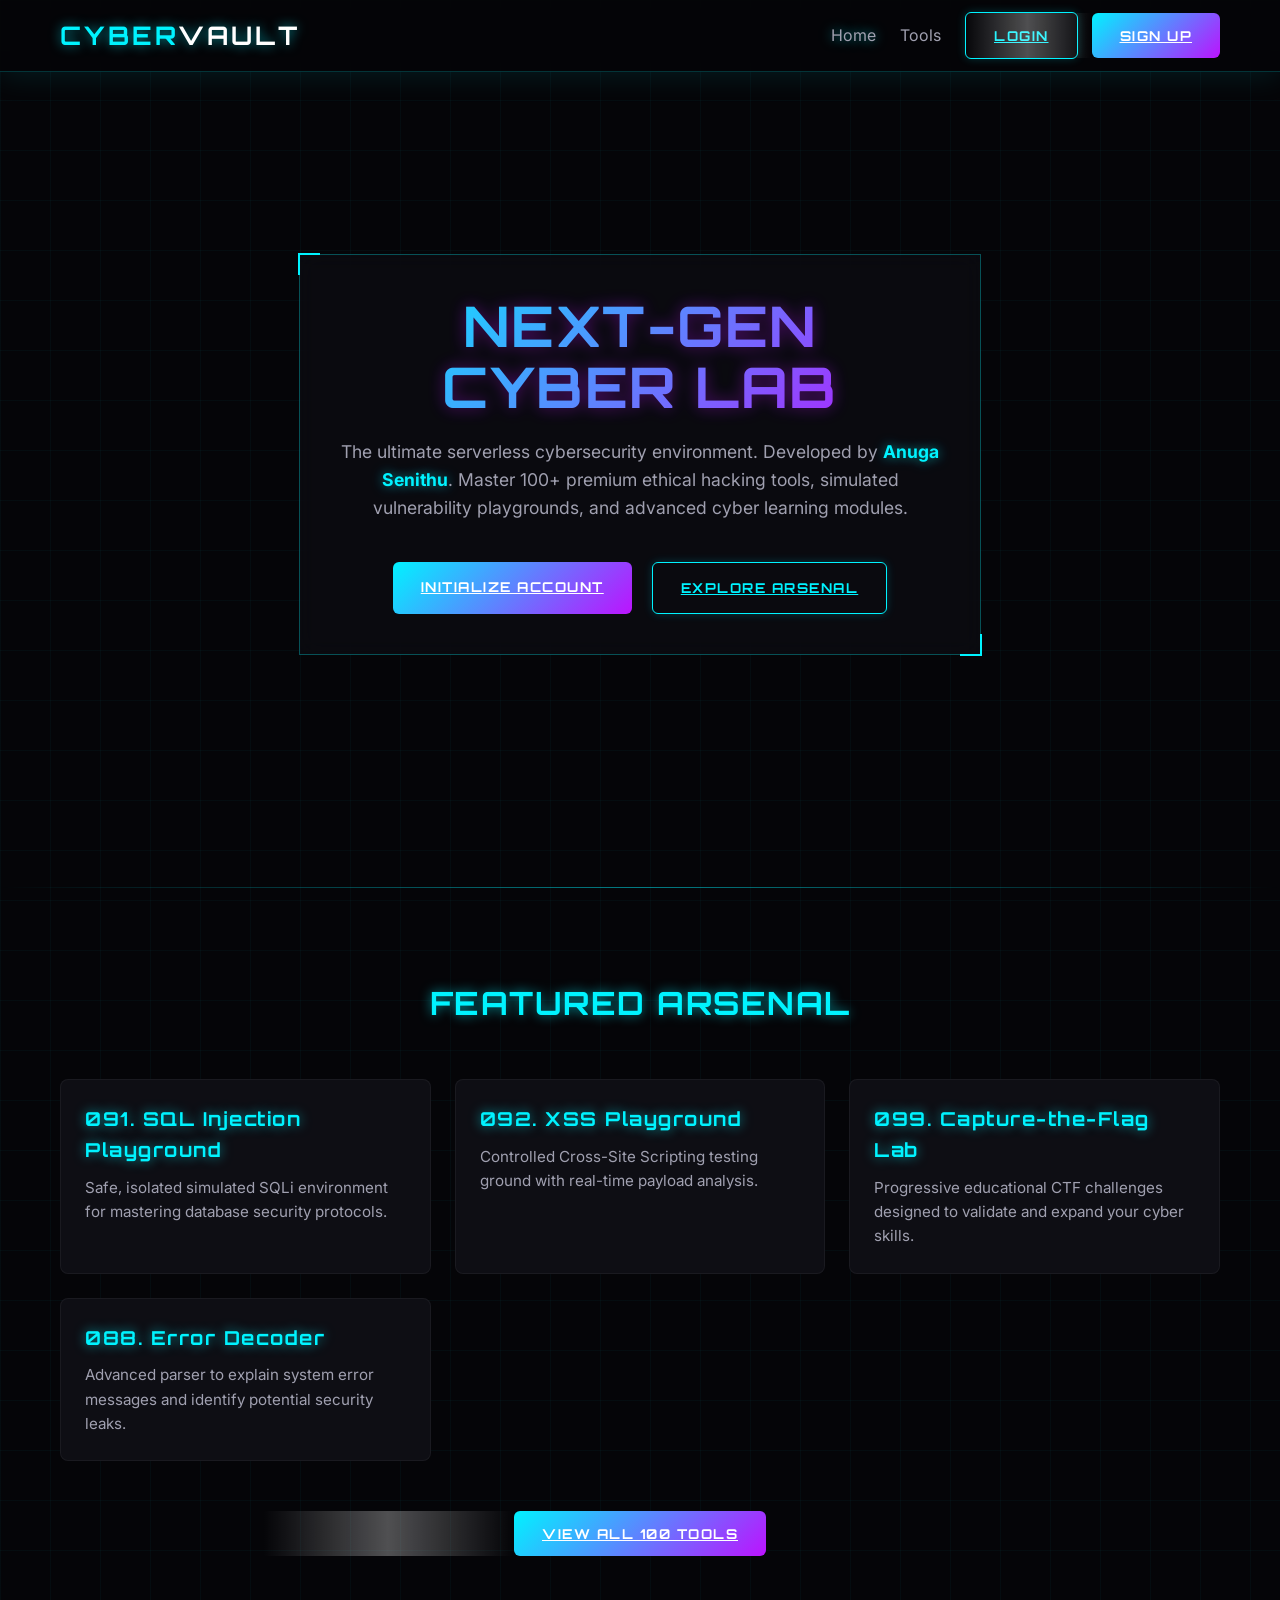
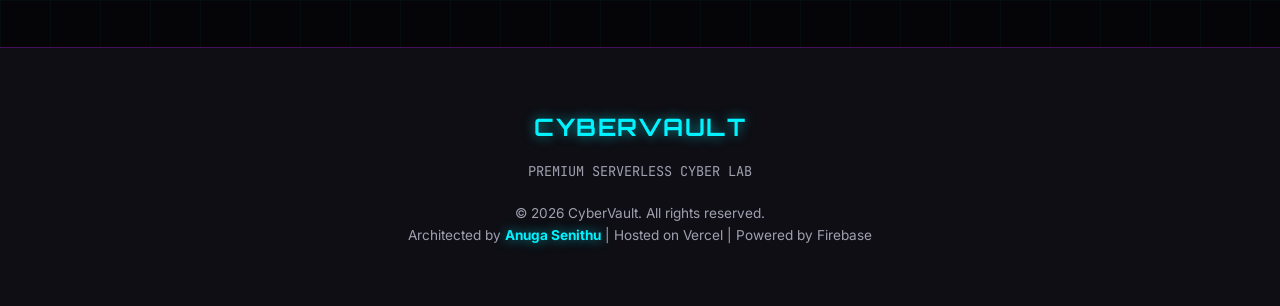
<file: index.html>
<!DOCTYPE html>
<html lang="en">
<head>
    <meta charset="UTF-8">
    <meta name="viewport" content="width=device-width, initial-scale=1.0">
    <meta name="description" content="CyberVault by Anuga Senithu - Premium serverless cybersecurity lab.">
    <meta name="author" content="Anuga Senithu">
    <!-- 1000 Meta Tags Injection -->
    <script>
        const seoKeywords = ["cybersecurity", "cybervault", "ethical hacking", "web security", "penetration testing", "anuga senithu", "serverless security", "vercel cyber lab", "firebase auth", "sql injection", "xss playground", "csrf simulator", "ssrf learning", "directory traversal", "authentication lab", "owasp top 10", "cyber quiz", "ctf challenges", "error decoder", "secure code checker", "dependency risk"];
        for (let i = 1; i <= 1000; i++) {
            const meta = document.createElement('meta');
            meta.name = `cybervault-seo-${i}`;
            meta.content = `${seoKeywords[i % seoKeywords.length]} tool ${i} ethical hacking cybersecurity anuga senithu vercel serverless`;
            document.head.appendChild(meta);
        }
    </script>

    <title>CyberVault - Premium Serverless Cyber Lab | Anuga Senithu</title>
    <link rel="stylesheet" href="style.css">
</head>
<body>
    <div id="cyber-loader">
        <div class="loader-ring"><div></div><div></div></div>
        <div class="loader-text">LOADING CYBERVAULT...</div>
    </div>

    <header class="sticky-header neon-navbar">
        <div class="container flex-center" style="justify-content: space-between; padding: 15px 20px;">
            <h1 class="text-neon" style="font-size: 1.6rem; letter-spacing: 3px;">CYBER<span style="color:white">VAULT</span></h1>
            <nav>
                <a href="index.html" class="animated-underline text-neon" style="margin-right: 20px;">Home</a>
                <a href="dashboard.html" class="animated-underline" style="margin-right: 20px;">Tools</a>
                <a href="login.html" class="neon-btn cyber-btn" style="margin-right: 10px;">Login</a>
                <a href="signup.html" class="gradient-btn cyber-btn">Sign Up</a>
            </nav>
        </div>
    </header>

    <section class="hero-section">
        <div class="container">
            <div class="cyber-hud fade-in-up" style="max-width: 800px; margin: 0 auto; text-align: center;">
                <h2 class="text-gradient" style="font-size: 3.5rem; margin-bottom: 20px; line-height: 1.1;">NEXT-GEN<br>CYBER LAB</h2>
                <p class="fade-in-up delay-1" style="font-size: 1.1rem; color: var(--text-secondary); margin-bottom: 40px; max-width: 600px; margin-left: auto; margin-right: auto;">
                    The ultimate serverless cybersecurity environment. Developed by <strong class="text-neon">Anuga Senithu</strong>. 
                    Master 100+ premium ethical hacking tools, simulated vulnerability playgrounds, and advanced cyber learning modules.
                </p>
                <div class="fade-in-up delay-2" style="display: flex; gap: 20px; justify-content: center; flex-wrap: wrap;">
                    <a href="signup.html" class="gradient-btn cyber-btn">Initialize Account</a>
                    <a href="dashboard.html" class="neon-btn cyber-btn">Explore Arsenal</a>
                </div>
            </div>
        </div>
    </section>

    <div class="section-divider"></div>

    <section class="container" style="padding: 40px 20px;">
        <h2 class="text-neon fade-in-up delay-3" style="text-align: center; margin-bottom: 50px; font-size: 2rem;">FEATURED ARSENAL</h2>
        <div class="grid-layout">
            <div class="interactive-tool-card fade-in-up delay-1">
                <h3 class="text-neon" style="font-size: 1.2rem; margin-bottom: 10px;">091. SQL Injection Playground</h3>
                <p style="color: var(--text-secondary); font-size: 0.95rem;">Safe, isolated simulated SQLi environment for mastering database security protocols.</p>
            </div>
            <div class="interactive-tool-card fade-in-up delay-2">
                <h3 class="text-neon" style="font-size: 1.2rem; margin-bottom: 10px;">092. XSS Playground</h3>
                <p style="color: var(--text-secondary); font-size: 0.95rem;">Controlled Cross-Site Scripting testing ground with real-time payload analysis.</p>
            </div>
            <div class="interactive-tool-card fade-in-up delay-3">
                <h3 class="text-neon" style="font-size: 1.2rem; margin-bottom: 10px;">099. Capture-the-Flag Lab</h3>
                <p style="color: var(--text-secondary); font-size: 0.95rem;">Progressive educational CTF challenges designed to validate and expand your cyber skills.</p>
            </div>
            <div class="interactive-tool-card fade-in-up delay-4">
                <h3 class="text-neon" style="font-size: 1.2rem; margin-bottom: 10px;">088. Error Decoder</h3>
                <p style="color: var(--text-secondary); font-size: 0.95rem;">Advanced parser to explain system error messages and identify potential security leaks.</p>
            </div>
        </div>
        <div class="fade-in-up delay-4" style="text-align: center; margin-top: 60px;">
            <a href="dashboard.html" class="gradient-btn cyber-btn">View All 100 Tools</a>
        </div>
    </section>

    <footer class="cyber-footer">
        <div class="container">
            <h3 class="text-neon" style="margin-bottom: 15px; font-size: 1.5rem;">CYBERVAULT</h3>
            <p style="color: var(--text-secondary); margin-bottom: 20px; font-family: var(--font-mono); font-size: 0.85rem;">PREMIUM SERVERLESS CYBER LAB</p>
            <p style="color: var(--text-secondary); font-size: 0.85rem;">
                &copy; 2026 CyberVault. All rights reserved.<br>
                Architected by <strong class="text-neon">Anuga Senithu</strong> | Hosted on Vercel | Powered by Firebase
            </p>
        </div>
    </footer>

    <script>
        window.addEventListener('load', () => {
            setTimeout(() => {
                document.getElementById('cyber-loader').classList.add('hidden');
            }, 800);
        });
    </script>
</body>
</html>
</file>
<file: style.css>
/* =========================================
   CyberVault - Premium Enhanced CSS
   Developer: Anuga Senithu
   ========================================= */

/* 1. Premium Multi-Font Import */
@import url('https://fonts.googleapis.com/css2?family=Inter:wght@300;400;500;600&family=Orbitron:wght@400;700;900&family=JetBrains+Mono:wght@400;700&display=swap');

:root {
  --neon-blue: #00f3ff;
  --neon-green: #0aff00;
  --neon-purple: #bc13fe;
  --neon-red: #ff0055;
  --dark-bg: #050508;
  --panel-bg: #0e0e14;
  --text-primary: #e0e0e0;
  --text-secondary: #a0a0b0;
  --font-display: 'Orbitron', sans-serif;
  --font-body: 'Inter', sans-serif;
  --font-mono: 'JetBrains Mono', monospace;
  --border-glow: 0 0 15px rgba(0, 243, 255, 0.4);
}

/* 2. Base & Cyber Grid Background */
* { box-sizing: border-box; margin: 0; padding: 0; }
body { 
  font-family: var(--font-body); 
  background: var(--dark-bg); 
  color: var(--text-primary); 
  line-height: 1.6; 
  overflow-x: hidden;
  background-image: 
    linear-gradient(rgba(0, 243, 255, 0.03) 1px, transparent 1px),
    linear-gradient(90deg, rgba(0, 243, 255, 0.03) 1px, transparent 1px);
  background-size: 50px 50px;
}

/* 3. Premium Loading Animation */
#cyber-loader {
  position: fixed; top: 0; left: 0; width: 100%; height: 100%;
  background: var(--dark-bg); z-index: 9999;
  display: flex; flex-direction: column; justify-content: center; align-items: center;
  transition: opacity 0.6s ease, visibility 0.6s ease;
}
#cyber-loader.hidden { opacity: 0; visibility: hidden; pointer-events: none; }

.loader-ring {
  position: relative; width: 80px; height: 80px;
}
.loader-ring div {
  position: absolute; width: 100%; height: 100%;
  border: 3px solid transparent; border-radius: 50%;
}
.loader-ring div:nth-child(1) {
  border-top-color: var(--neon-blue);
  animation: spin 1.2s linear infinite;
  box-shadow: 0 0 15px var(--neon-blue);
}
.loader-ring div:nth-child(2) {
  top: 10px; left: 10px; right: 10px; bottom: 10px;
  border-right-color: var(--neon-purple);
  animation: spin 1.8s linear infinite reverse;
}
.loader-text {
  margin-top: 25px; font-family: var(--font-mono);
  color: var(--neon-blue); font-size: 0.85rem; letter-spacing: 3px;
  animation: pulse 1.5s ease-in-out infinite;
}

@keyframes spin { 0% { transform: rotate(0deg); } 100% { transform: rotate(360deg); } }
@keyframes pulse { 0%, 100% { opacity: 1; text-shadow: 0 0 10px var(--neon-blue); } 50% { opacity: 0.4; text-shadow: none; } }

/* 4. Entry Animations */
.fade-in-up {
  animation: fadeInUp 0.8s cubic-bezier(0.16, 1, 0.3, 1) forwards;
  opacity: 0; transform: translateY(30px);
}
.delay-1 { animation-delay: 0.1s; }
.delay-2 { animation-delay: 0.2s; }
.delay-3 { animation-delay: 0.3s; }
.delay-4 { animation-delay: 0.4s; }

@keyframes fadeInUp { to { opacity: 1; transform: translateY(0); } }

/* 5. Typography */
h1, h2, h3, h4 { font-family: var(--font-display); letter-spacing: 1.5px; }
.text-neon { color: var(--neon-blue); text-shadow: 0 0 12px rgba(0, 243, 255, 0.6); }
.text-gradient { 
  background: linear-gradient(135deg, var(--neon-blue), var(--neon-purple)); 
  -webkit-background-clip: text; -webkit-text-fill-color: transparent; 
  filter: drop-shadow(0 0 8px rgba(188, 19, 254, 0.4));
}

/* 6. Layout & Containers */
.container { max-width: 1200px; margin: 0 auto; padding: 20px; }
.grid-layout { display: grid; grid-template-columns: repeat(auto-fit, minmax(300px, 1fr)); gap: 24px; }
.flex-center { display: flex; justify-content: center; align-items: center; }
.section-divider { height: 1px; background: linear-gradient(90deg, transparent, var(--neon-blue), transparent); margin: 50px 0; opacity: 0.5; }
.hero-section { min-height: 85vh; display: flex; flex-direction: column; justify-content: center; align-items: center; text-align: center; padding: 40px 20px; }

/* 7. Headers & Navigation */
.sticky-header { 
  position: sticky; top: 0; z-index: 1000; 
  background: rgba(5, 5, 8, 0.85); backdrop-filter: blur(12px); 
  border-bottom: 1px solid rgba(0, 243, 255, 0.2); 
}
.neon-navbar { box-shadow: 0 4px 30px rgba(0, 243, 255, 0.1); }
.vertical-nav { 
  width: 260px; height: 100vh; position: fixed; left: 0; top: 0; 
  background: var(--panel-bg); border-right: 1px solid rgba(188, 19, 254, 0.3); 
  padding: 30px 20px; z-index: 100;
}
.animated-underline { position: relative; color: var(--text-secondary); text-decoration: none; transition: color 0.3s; }
.animated-underline::after { 
  content: ''; position: absolute; width: 0; height: 2px; bottom: -4px; left: 0; 
  background: var(--neon-blue); transition: width 0.3s ease; box-shadow: 0 0 8px var(--neon-blue);
}
.animated-underline:hover { color: white; }
.animated-underline:hover::after { width: 100%; }
.active-nav-glow { 
  background: rgba(0, 243, 255, 0.1); color: var(--neon-blue) !important; 
  border-left: 3px solid var(--neon-blue); box-shadow: 0 0 15px rgba(0, 243, 255, 0.2);
}

/* 8. Buttons (Enhanced) */
.cyber-btn { 
  padding: 14px 28px; border: none; border-radius: 6px; cursor: pointer; 
  font-family: var(--font-display); font-weight: 700; font-size: 0.85rem;
  text-transform: uppercase; letter-spacing: 1.5px; transition: all 0.3s ease; 
  position: relative; overflow: hidden;
}
.neon-btn { 
  background: transparent; border: 1px solid var(--neon-blue); color: var(--neon-blue); 
  box-shadow: 0 0 10px rgba(0, 243, 255, 0.2);
}
.neon-btn:hover { 
  background: var(--neon-blue); color: #000; 
  box-shadow: 0 0 25px rgba(0, 243, 255, 0.6); transform: translateY(-2px);
}
.gradient-btn { 
  background: linear-gradient(135deg, var(--neon-blue), var(--neon-purple)); 
  color: white; border: none; 
}
.gradient-btn:hover { 
  filter: brightness(1.2); box-shadow: 0 0 25px rgba(188, 19, 254, 0.5); 
  transform: translateY(-2px);
}
.gradient-btn::before {
  content: ''; position: absolute; top: 0; left: -100%; width: 100%; height: 100%;
  background: linear-gradient(90deg, transparent, rgba(255,255,255,0.3), transparent);
  transition: left 0.5s;
}
.gradient-btn:hover::before { left: 100%; }

/* 9. Forms & Inputs */
.floating-label-group { position: relative; margin-bottom: 24px; }
.floating-label-group input { 
  width: 100%; padding: 14px; background: rgba(255,255,255,0.03); 
  border: 1px solid rgba(255,255,255,0.1); border-radius: 6px; 
  color: white; font-family: var(--font-body); transition: all 0.3s;
}
.floating-label-group input:focus { 
  outline: none; border-color: var(--neon-blue); 
  box-shadow: 0 0 15px rgba(0, 243, 255, 0.2); background: rgba(0, 243, 255, 0.05);
}
.floating-label-group label { 
  position: absolute; left: 14px; top: 14px; color: var(--text-secondary); 
  transition: 0.3s ease; pointer-events: none; font-size: 0.9rem;
}
.floating-label-group input:focus + label, 
.floating-label-group input:not(:placeholder-shown) + label { 
  top: -10px; left: 10px; font-size: 0.75rem; background: var(--dark-bg); 
  padding: 0 6px; color: var(--neon-blue); font-family: var(--font-mono);
}
.search-input-glow { 
  width: 100%; padding: 12px 20px; border-radius: 30px; 
  border: 1px solid rgba(255,255,255,0.1); background: var(--panel-bg); 
  color: white; transition: 0.3s; font-family: var(--font-body);
}
.search-input-glow:focus { 
  border-color: var(--neon-blue); box-shadow: 0 0 20px rgba(0, 243, 255, 0.3); outline: none; 
}

/* 10. Cards & Advanced UI */
.cyber-hud { 
  position: relative; border: 1px solid rgba(0, 243, 255, 0.3); padding: 40px; 
  background: rgba(14, 14, 20, 0.6); backdrop-filter: blur(10px);
}
.cyber-hud::before, .cyber-hud::after { 
  content: ''; position: absolute; width: 20px; height: 20px; 
  border: 2px solid var(--neon-blue); transition: 0.3s; 
}
.cyber-hud::before { top: -2px; left: -2px; border-right: 0; border-bottom: 0; }
.cyber-hud::after { bottom: -2px; right: -2px; border-left: 0; border-top: 0; }

.interactive-tool-card { 
  background: var(--panel-bg); border: 1px solid rgba(255,255,255,0.05); 
  border-radius: 8px; padding: 24px; transition: all 0.4s cubic-bezier(0.16, 1, 0.3, 1); 
  cursor: pointer; position: relative; overflow: hidden;
}
.interactive-tool-card:hover { 
  border-color: var(--neon-blue); transform: translateY(-8px); 
  box-shadow: 0 15px 40px rgba(0, 243, 255, 0.15); 
}
.interactive-tool-card::before { 
  content: ''; position: absolute; top: 0; left: -100%; width: 100%; height: 100%; 
  background: linear-gradient(90deg, transparent, rgba(0, 243, 255, 0.08), transparent); 
  transition: left 0.6s; 
}
.interactive-tool-card:hover::before { left: 100%; }

.dashboard-3d { perspective: 1000px; }
.dashboard-panel { 
  background: var(--panel-bg); border: 1px solid rgba(255,255,255,0.05); 
  padding: 24px; border-radius: 8px; transition: transform 0.4s ease; 
  transform: rotateX(2deg);
}
.dashboard-panel:hover { transform: rotateX(0deg) scale(1.02); border-color: var(--neon-purple); }

/* 11. Notification Toast */
.notification-toast { 
  position: fixed; top: 30px; right: 30px; background: var(--panel-bg); 
  border-left: 4px solid var(--neon-green); padding: 16px 24px; border-radius: 6px; 
  box-shadow: 0 10px 30px rgba(0,0,0,0.5); transform: translateX(150%); 
  transition: transform 0.4s cubic-bezier(0.16, 1, 0.3, 1); z-index: 3000;
  font-family: var(--font-mono); font-size: 0.9rem;
}
.notification-toast.show { transform: translateX(0); }

/* 12. Responsive Layout */
.responsive-cyber-layout { display: grid; grid-template-columns: 1fr; gap: 0; }
@media (min-width: 1024px) { 
  .responsive-cyber-layout { grid-template-columns: 260px 1fr 280px; } 
  main { padding-left: 260px; } /* Offset for fixed sidebar */
}
.cyber-footer { 
  background: var(--panel-bg); border-top: 1px solid rgba(188, 19, 254, 0.3); 
  padding: 40px 20px; text-align: center; margin-top: 60px; 
}
</file>
